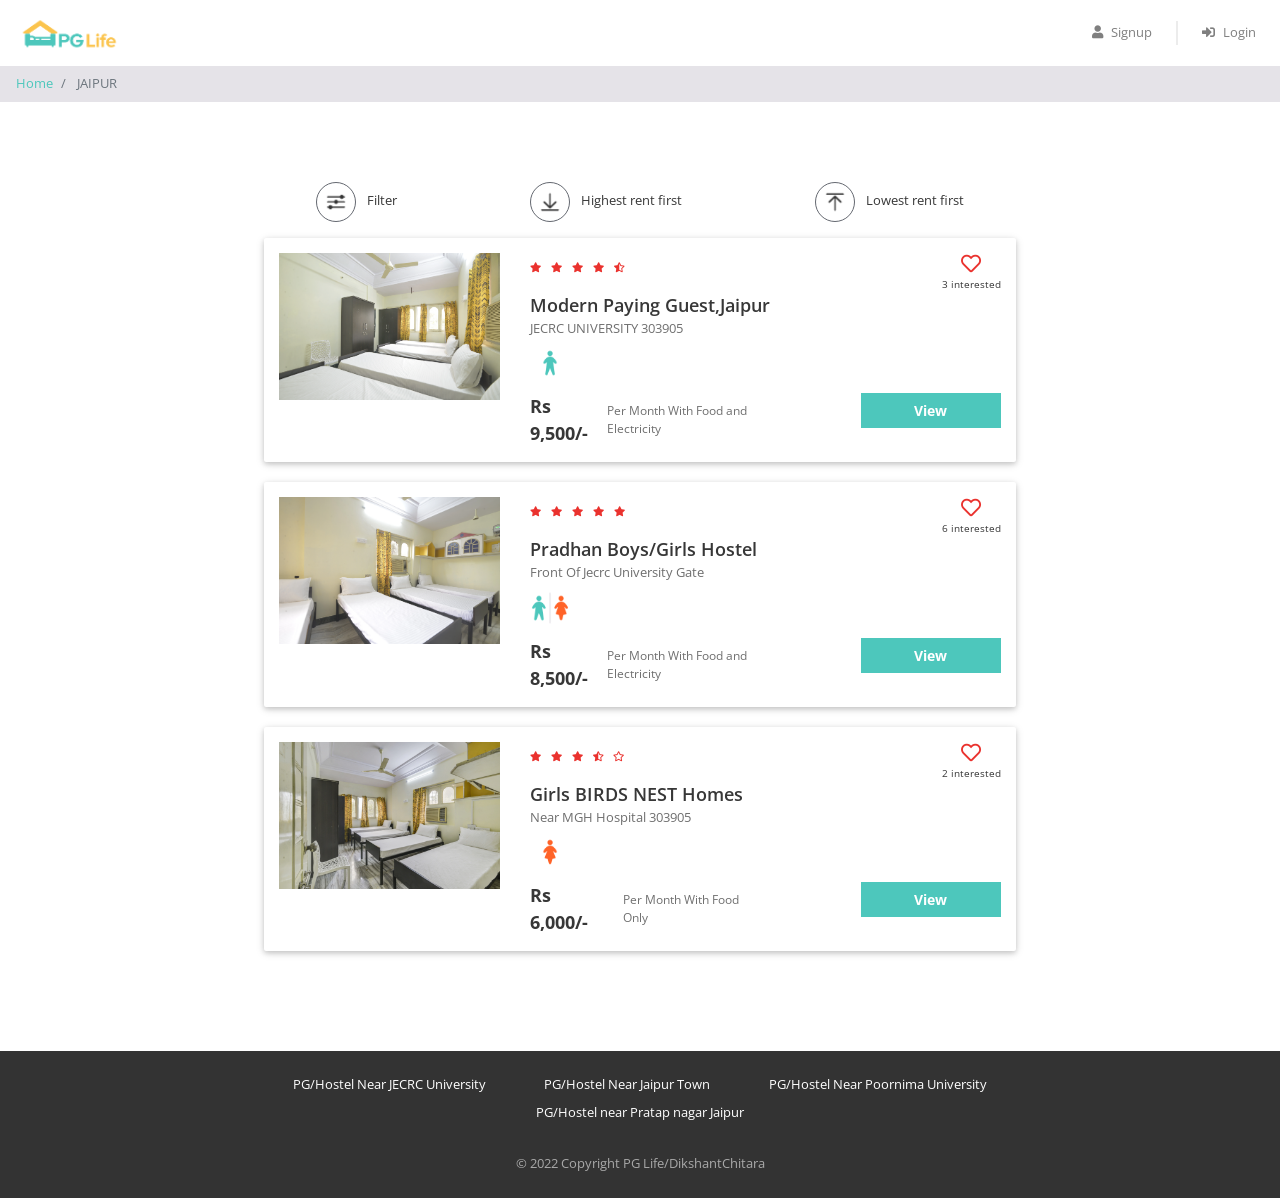
<file: index.html>
<!DOCTYPE html>
<html lang="en">

<head>
    <meta name="viewport" content="width=device-width, initial-scale=1">
    <title>Best PG's in Jaipur | PG Life</title>

    <link href="css/bootstrap.min.css" rel="stylesheet" />
    <link href="https://use.fontawesome.com/releases/v5.11.2/css/all.css" rel="stylesheet" />
    <link href="https://fonts.googleapis.com/css2?family=Open+Sans:ital,wght@0,300;0,400;0,600;0,700;0,800;1,300;1,400;1,600;1,700;1,800&display=swap" rel="stylesheet" />
    <link href="css/common.css" rel="stylesheet" />
    <link href="css/property_list.css" rel="stylesheet" />
</head>

<body>
    <div class="header sticky-top">
        <nav class="navbar navbar-expand-md navbar-light">
            <a class="navbar-brand" href="index.html">
                <img src="img/logo.png" />
            </a>
            <button class="navbar-toggler" type="button" data-toggle="collapse" data-target="#my-navbar">
                <span class="navbar-toggler-icon"></span>
            </button>

            <div class="collapse navbar-collapse justify-content-end" id="my-navbar">
                <ul class="navbar-nav">
                    <li class="nav-item">
                        <a class="nav-link" href="#" data-toggle="modal" data-target="#signup-modal">
                            <i class="fas fa-user"></i>Signup
                        </a>
                    </li>
                    <div class="nav-vl"></div>
                    <li class="nav-item">
                        <a class="nav-link" href="#" data-toggle="modal" data-target="#login-modal">
                            <i class="fas fa-sign-in-alt"></i>Login
                        </a>
                    </li>
                </ul>
            </div>
        </nav>
    </div>

    <div id="loading">
    </div>

    <nav aria-label="breadcrumb">
        <ol class="breadcrumb py-2">
            <li class="breadcrumb-item">
                <a href="index.html">Home</a>
            </li>
            <li class="breadcrumb-item active" aria-current="page">
                JAIPUR
            </li>
        </ol>
    </nav>

    <div class="page-container">
        <div class="filter-bar row justify-content-around">
            <div class="col-auto" data-toggle="modal" data-target="#filter-modal">
                <img src="img/filter.png" alt="filter" />
                <span>Filter</span>
            </div>
            <div class="col-auto">
                <img src="img/desc.png" alt="sort-desc" />
                <span>Highest rent first</span>
            </div>
            <div class="col-auto">
                <img src="img/asc.png" alt="sort-asc" />
                <span>Lowest rent first</span>
            </div>
        </div>

        
        <div class="property-card row">
            <div class="image-container col-md-4">
                <img src="img/properties/1/1d4f0757fdb86d5f.jpg" />
            </div>
            <div class="content-container col-md-8">
                <div class="row no-gutters justify-content-between">
                    <div class="star-container" title="4.5">
                        <i class="fas fa-star"></i>
                        <i class="fas fa-star"></i>
                        <i class="fas fa-star"></i>
                        <i class="fas fa-star"></i>
                        <i class="fas fa-star-half-alt"></i>
                    </div>
                    <div class="interested-container">
                        <i class="far fa-heart"></i>
                        <div class="interested-text">3 interested</div>
                    </div>
                </div>
                <div class="detail-container">
                    <div class="property-name">Modern Paying Guest,Jaipur</div>
                    <div class="property-address">JECRC UNIVERSITY 303905</div>
                    <div class="property-gender">
                        <img src="img/male.png" />
                    </div>
                </div>
                <div class="row no-gutters">
                    <div class="rent-container col-6">
                        <div class="rent">Rs 9,500/-</div>
                        <div class="rent-unit">Per Month With Food and Electricity</div>
                    </div>
                    <div class="button-container col-6">
                        <a href="property_detail.html" class="btn btn-primary">View</a>
                    </div>
                </div>
            </div>
        </div>

        <div class="property-card row">
            <div class="image-container col-md-4">
                <img src="img/properties/1/eace7b9114fd6046.jpg" />
            </div>
            <div class="content-container col-md-8">
                <div class="row no-gutters justify-content-between">
                    <div class="star-container" title="4.8">
                        <i class="fas fa-star"></i>
                        <i class="fas fa-star"></i>
                        <i class="fas fa-star"></i>
                        <i class="fas fa-star"></i>
                        <i class="fas fa-star"></i>
                    </div>
                    <div class="interested-container">
                        <i class="far fa-heart"></i>
                        <div class="interested-text">6 interested</div>
                    </div>
                </div>
                <div class="detail-container">
                    <div class="property-name">Pradhan Boys/Girls Hostel</div>
                    <div class="property-address">Front Of Jecrc University Gate</div>
                    <div class="property-gender">
                        <img src="img/unisex.png" />
                    </div>
                </div>
                <div class="row no-gutters">
                    <div class="rent-container col-6">
                        <div class="rent">Rs 8,500/-</div>
                        <div class="rent-unit">Per Month With Food and Electricity</div>
                    </div>
                    <div class="button-container col-6">
                        <a href="property_detail.html" class="btn btn-primary">View</a>
                    </div>
                </div>
            </div>
        </div>

        <div class="property-card row">
            <div class="image-container col-md-4">
                <img src="img/properties/1/46ebbb537aa9fb0a.jpg" />
            </div>
            <div class="content-container col-md-8">
                <div class="row no-gutters justify-content-between">
                    <div class="star-container" title="3.5">
                        <i class="fas fa-star"></i>
                        <i class="fas fa-star"></i>
                        <i class="fas fa-star"></i>
                        <i class="fas fa-star-half-alt"></i>
                        <i class="far fa-star"></i>
                    </div>
                    <div class="interested-container">
                        <i class="far fa-heart"></i>
                        <div class="interested-text">2 interested</div>
                    </div>
                </div>
                <div class="detail-container">
                    <div class="property-name">Girls BIRDS NEST Homes</div>
                    <div class="property-address">Near MGH Hospital 303905</div>
                    <div class="property-gender">
                        <img src="img/female.png" />
                    </div>
                </div>
                <div class="row no-gutters">
                    <div class="rent-container col-6">
                        <div class="rent">Rs 6,000/-</div>
                        <div class="rent-unit">Per Month With Food Only</div>
                    </div>
                    <div class="button-container col-6">
                        <a href="property_detail.html" class="btn btn-primary">View</a>
                    </div>
                </div>
            </div>
        </div>
    </div>

    <div class="modal fade" id="filter-modal" tabindex="-1" role="dialog" aria-labelledby="filter-heading" aria-hidden="true">
        <div class="modal-dialog modal-dialog-centered" role="document">
            <div class="modal-content">
                <div class="modal-header">
                    <h3 class="modal-title" id="filter-heading">Filters</h3>
                    <button type="button" class="close" data-dismiss="modal" aria-label="Close">
                        <span aria-hidden="true">&times;</span>
                    </button>
                </div>

                <div class="modal-body">
                    <h5>Gender</h5>
                    <hr />
                    <div>
                        <button class="btn btn-outline-dark btn-active">
                            No Filter
                        </button>
                        <button class="btn btn-outline-dark">
                            <i class="fas fa-venus-mars"></i>Unisex
                        </button>
                        <button class="btn btn-outline-dark">
                            <i class="fas fa-mars"></i>Male
                        </button>
                        <button class="btn btn-outline-dark">
                            <i class="fas fa-venus"></i>Female
                        </button>
                    </div>
                </div>

                <div class="modal-footer">
                    <button data-dismiss="modal" class="btn btn-success">Okay</button>
                </div>
            </div>
        </div>
    </div>

    <div class="modal fade" id="signup-modal" tabindex="-1" role="dialog" aria-labelledby="signup-heading" aria-hidden="true">
        <div class="modal-dialog" role="document">
            <div class="modal-content">
                <div class="modal-header">
                    <h5 class="modal-title" id="signup-heading">Signup with PGLife</h5>
                    <button type="button" class="close" data-dismiss="modal" aria-label="Close">
                        <span aria-hidden="true">&times;</span>
                    </button>
                </div>

                <div class="modal-body">
                    <form id="signup-form" class="form" role="form">
                        <div class="input-group form-group">
                            <div class="input-group-prepend">
                                <span class="input-group-text">
                                    <i class="fas fa-user"></i>
                                </span>
                            </div>
                            <input type="text" class="form-control" name="full_name" placeholder="Full Name" maxlength="30" required>
                        </div>

                        <div class="input-group form-group">
                            <div class="input-group-prepend">
                                <span class="input-group-text">
                                    <i class="fas fa-phone-alt"></i>
                                </span>
                            </div>
                            <input type="text" class="form-control" name="phone" placeholder="Phone Number" maxlength="10" minlength="10" required>
                        </div>

                        <div class="input-group form-group">
                            <div class="input-group-prepend">
                                <span class="input-group-text">
                                    <i class="fas fa-envelope"></i>
                                </span>
                            </div>
                            <input type="email" class="form-control" name="email" placeholder="Email" required>
                        </div>

                        <div class="input-group form-group">
                            <div class="input-group-prepend">
                                <span class="input-group-text">
                                    <i class="fas fa-lock"></i>
                                </span>
                            </div>
                            <input type="password" class="form-control" name="password" placeholder="Password" minlength="6" required>
                        </div>

                        <div class="input-group form-group">
                            <div class="input-group-prepend">
                                <span class="input-group-text">
                                    <i class="fas fa-university"></i>
                                </span>
                            </div>
                            <input type="text" class="form-control" name="college_name" placeholder="College Name" maxlength="150" required>
                        </div>

                        <div class="form-group">
                            <span>I'm a</span>
                            <input type="radio" class="ml-3" id="gender-male" name="gender" value="male" /> Male
                            <label for="gender-male">
                            </label>
                            <input type="radio" class="ml-3" id="gender-female" name="gender" value="female" />
                            <label for="gender-female">
                                Female
                            </label>
                        </div>

                        <div class="form-group">
                            <button type="submit" class="btn btn-block btn-primary">Create Account</button>
                        </div>
                    </form>
                </div>

                <div class="modal-footer">
                    <span>Already have an account?
                        <a href="#" data-dismiss="modal" data-toggle="modal" data-target="#login-modal">Login</a>
                    </span>
                </div>
            </div>
        </div>
    </div>

    <div class="modal fade" id="login-modal" tabindex="-1" role="dialog" aria-labelledby="login-heading" aria-hidden="true">
        <div class="modal-dialog modal-dialog-centered" role="document">
            <div class="modal-content">
                <div class="modal-header">
                    <h5 class="modal-title" id="login-heading">Login with PGLife</h5>
                    <button type="button" class="close" data-dismiss="modal" aria-label="Close">
                        <span aria-hidden="true">&times;</span>
                    </button>
                </div>

                <div class="modal-body">
                    <form id="login-form" class="form" role="form">
                        <div class="input-group form-group">
                            <div class="input-group-prepend">
                                <span class="input-group-text">
                                    <i class="fas fa-user"></i>
                                </span>
                            </div>
                            <input type="email" class="form-control" name="email" placeholder="Email" required>
                        </div>

                        <div class="input-group form-group">
                            <div class="input-group-prepend">
                                <span class="input-group-text">
                                    <i class="fas fa-lock"></i>
                                </span>
                            </div>
                            <input type="password" class="form-control" name="password" placeholder="Password" minlength="6" required>
                        </div>

                        <div class="form-group">
                            <button type="submit" class="btn btn-block btn-primary">Login</button>
                        </div>
                    </form>
                </div>

                <div class="modal-footer">
                    <span>
                        <a href="#" data-dismiss="modal" data-toggle="modal" data-target="#signup-modal">Click here</a>
                        to register a new account
                    </span>
                </div>
            </div>
        </div>
    </div>

    <div class="footer">
        <div class="page-container footer-container">
            <div class="footer-cities">
                <div class="footer-city">
                    <a href="property_list.html">PG/Hostel Near JECRC University</a>
                </div>
                <div class="footer-city">
                    <a href="property_list.html">PG/Hostel Near Jaipur Town</a>
                </div>
                <div class="footer-city">
                    <a href="property_list.html">PG/Hostel Near Poornima University</a>
                </div>
                <div class="footer-city">
                    <a href="property_list.html">PG/Hostel near Pratap nagar Jaipur</a>
                </div>
            </div>
            <div class="footer-copyright">© 2022 Copyright PG Life/DikshantChitara </div>
        </div>
    </div>

    <script type="text/javascript" src="js/jquery.js"></script>
    <script type="text/javascript" src="js/bootstrap.min.js"></script>
</body>

</html>
</file>
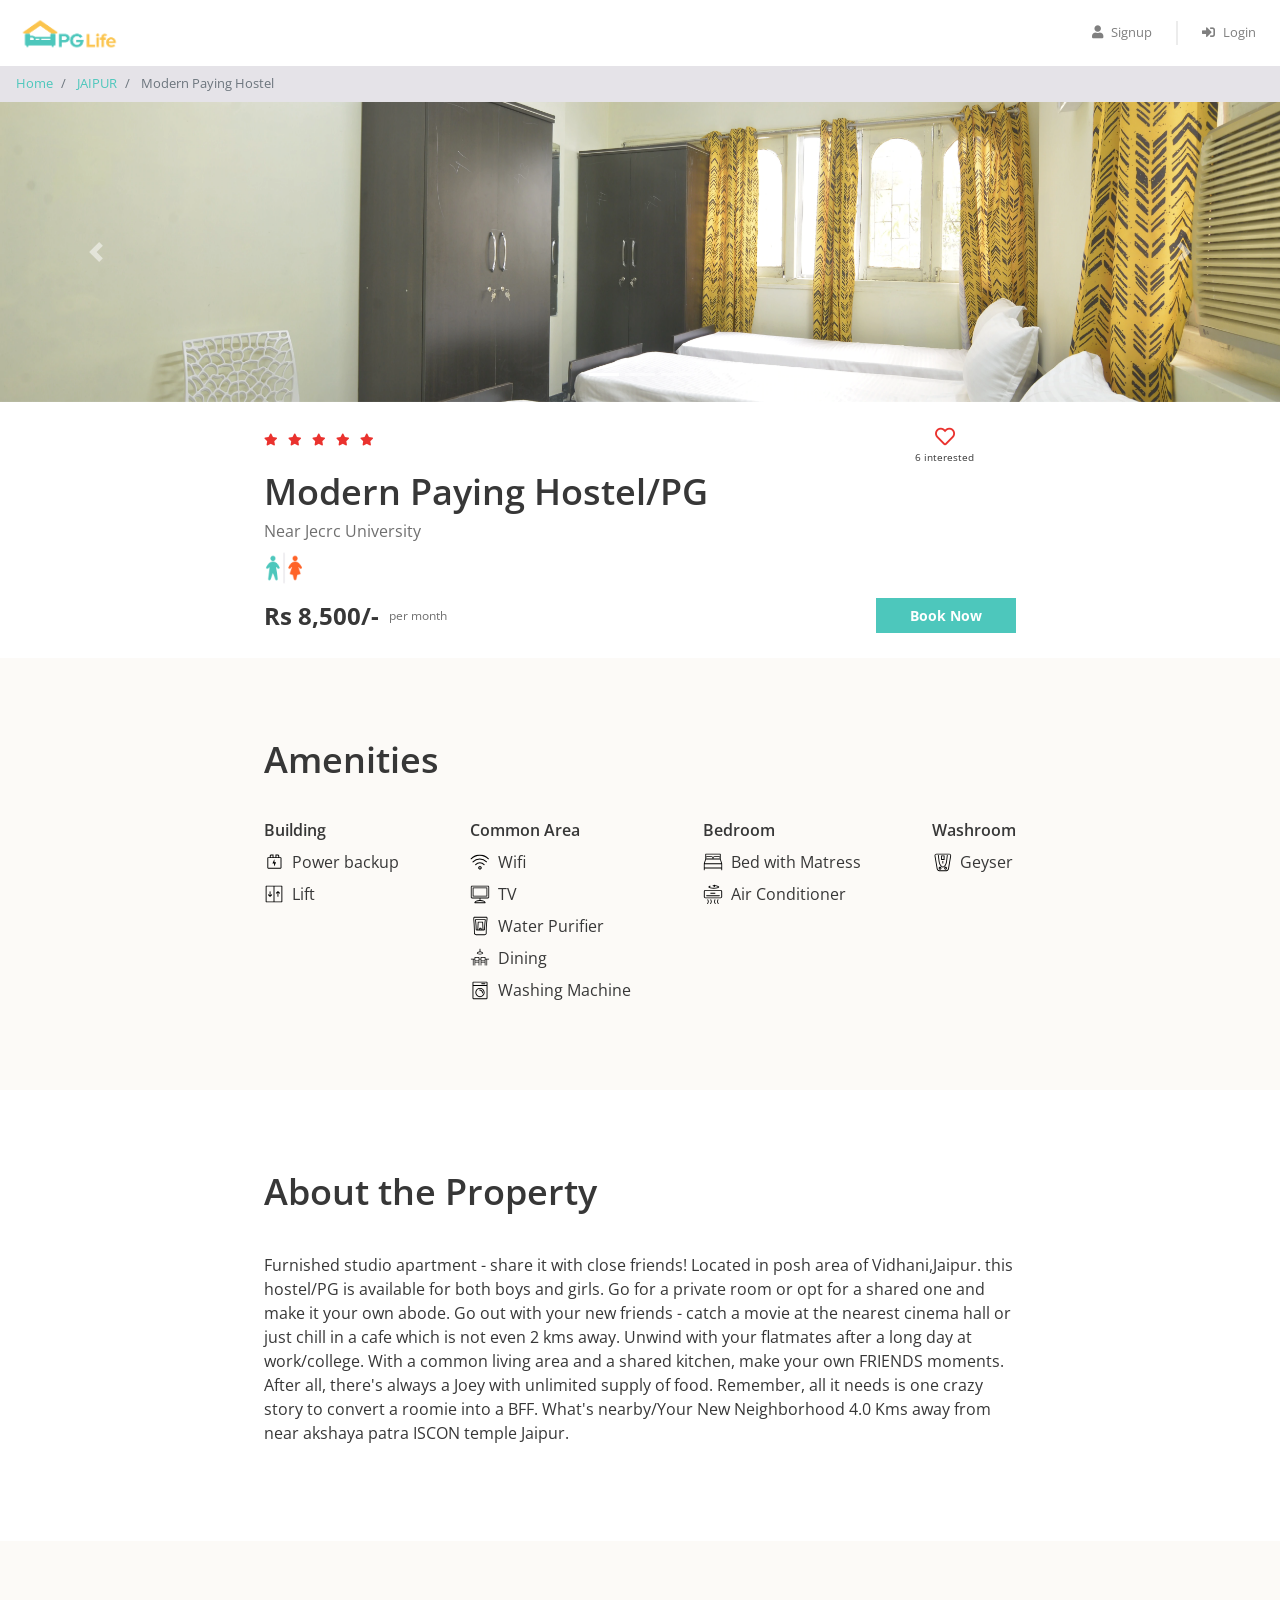
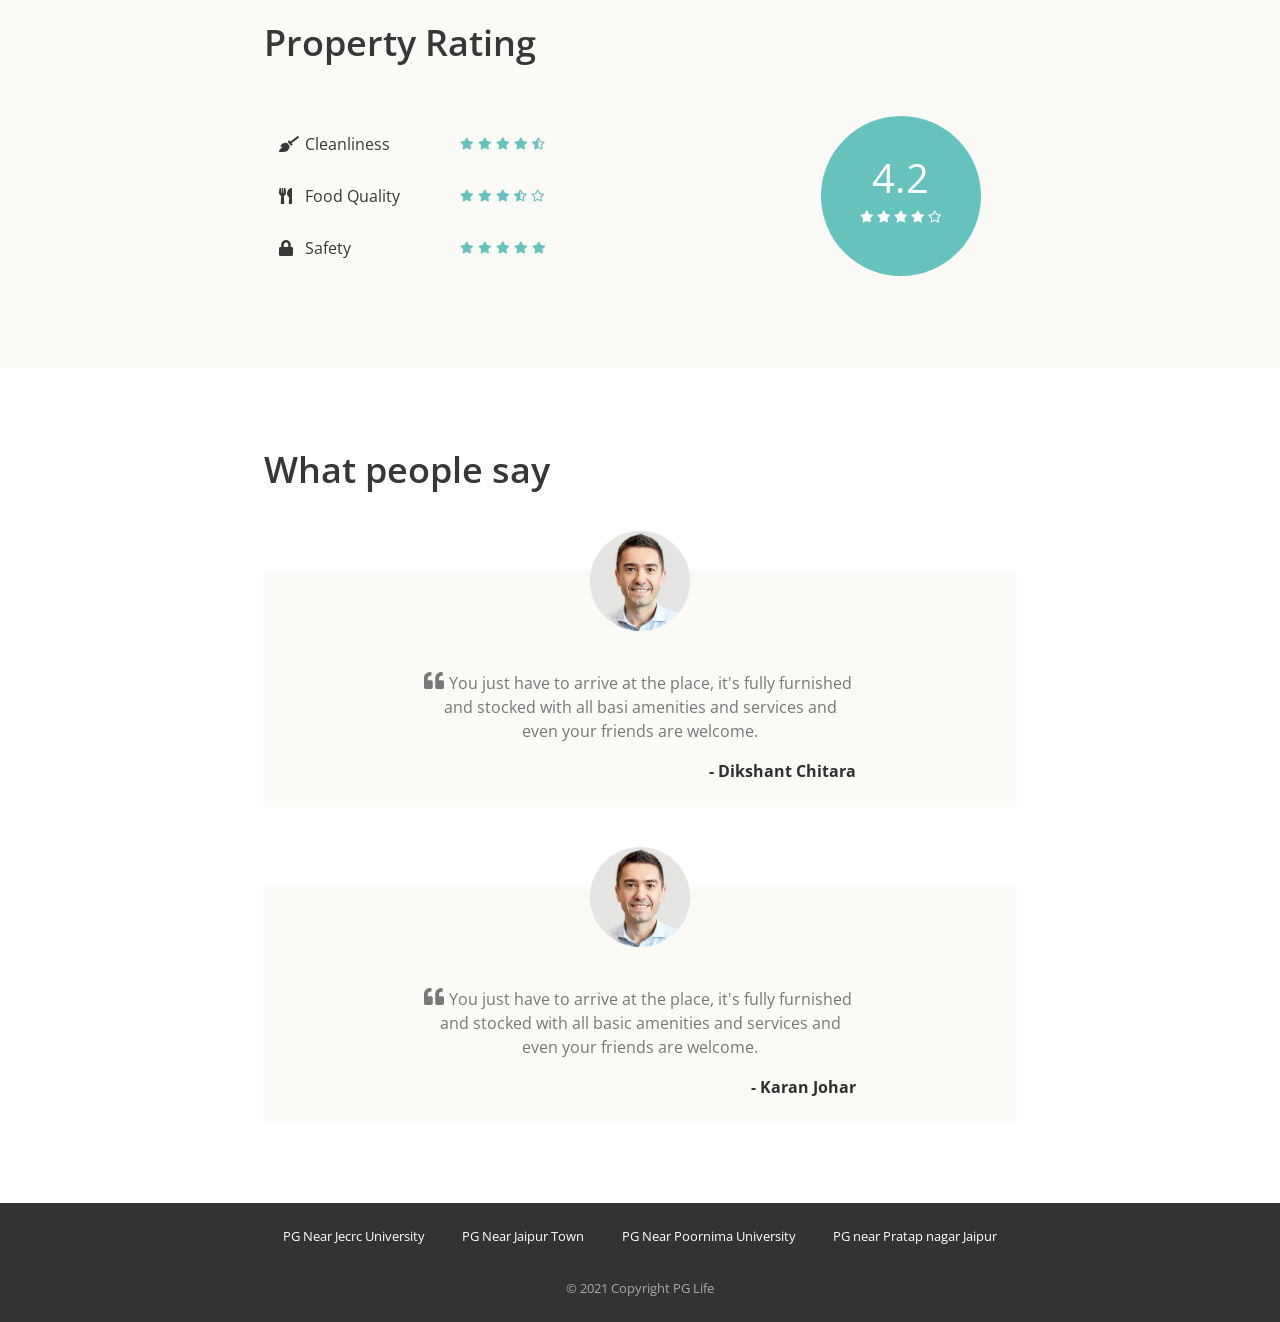
<file: property_detail.html>
<!DOCTYPE html>
<html lang="en">

<head>
    <meta name="viewport" content="width=device-width, initial-scale=1">
    <title>Paying Guest | PG Life-Style</title>

    <link href="css/bootstrap.min.css" rel="stylesheet" />
    <link href="https://use.fontawesome.com/releases/v5.11.2/css/all.css" rel="stylesheet" />
    <link href="https://fonts.googleapis.com/css2?family=Open+Sans:ital,wght@0,300;0,400;0,600;0,700;0,800;1,300;1,400;1,600;1,700;1,800&display=swap" rel="stylesheet" />
    <link href="css/common.css" rel="stylesheet" />
    <link href="css/property_detail.css" rel="stylesheet" />
</head>

<body>
    <div class="header sticky-top">
        <nav class="navbar navbar-expand-md navbar-light">
            <a class="navbar-brand" href="index.html">
                <img src="img/logo.png" />
            </a>
            <button class="navbar-toggler" type="button" data-toggle="collapse" data-target="#my-navbar">
                <span class="navbar-toggler-icon"></span>
            </button>

            <div class="collapse navbar-collapse justify-content-end" id="my-navbar">
                <ul class="navbar-nav">
                    <li class="nav-item">
                        <a class="nav-link" href="#" data-toggle="modal" data-target="#signup-modal">
                            <i class="fas fa-user"></i>Signup
                        </a>
                    </li>
                    <div class="nav-vl"></div>
                    <li class="nav-item">
                        <a class="nav-link" href="#" data-toggle="modal" data-target="#login-modal">
                            <i class="fas fa-sign-in-alt"></i>Login
                        </a>
                    </li>
                </ul>
            </div>
        </nav>
    </div>

    <div id="loading">
    </div>

    <nav aria-label="breadcrumb">
        <ol class="breadcrumb py-2">
            <li class="breadcrumb-item">
                <a href="index.html">Home</a>
            </li>
            <li class="breadcrumb-item">
                <a href="property_list.html">JAIPUR</a>
            </li>
            <li class="breadcrumb-item active" aria-current="page">
                Modern Paying Hostel
            </li>
        </ol>
    </nav>

    <div id="property-images" class="carousel slide" data-ride="carousel">
        <ol class="carousel-indicators">
            <li data-target="#property-images" data-slide-to="0" class="active"></li>
            <li data-target="#property-images" data-slide-to="1" class=""></li>
            <li data-target="#property-images" data-slide-to="2" class=""></li>
        </ol>
        <div class="carousel-inner">
            <div class="carousel-item active">
                <img class="d-block w-100" src="img/properties/1/1d4f0757fdb86d5f.jpg" alt="slide">
            </div>
            <div class="carousel-item">
                <img class="d-block w-100" src="img/properties/1/46ebbb537aa9fb0a.jpg" alt="slide">
            </div>
            <div class="carousel-item">
                <img class="d-block w-100" src="img/properties/1/eace7b9114fd6046.jpg" alt="slide">
            </div>
        </div>
        <a class="carousel-control-prev" href="#property-images" role="button" data-slide="prev">
            <span class="carousel-control-prev-icon" aria-hidden="true"></span>
            <span class="sr-only">Previous</span>
        </a>
        <a class="carousel-control-next" href="#property-images" role="button" data-slide="next">
            <span class="carousel-control-next-icon" aria-hidden="true"></span>
            <span class="sr-only">Next</span>
        </a>
    </div>

    <div class="property-summary page-container">
        <div class="row no-gutters justify-content-between">
            <div class="star-container" title="4.8">
                <i class="fas fa-star"></i>
                <i class="fas fa-star"></i>
                <i class="fas fa-star"></i>
                <i class="fas fa-star"></i>
                <i class="fas fa-star"></i>
            </div>
            <div class="interested-container">
                <i class="is-interested-image far fa-heart"></i>
                <div class="interested-text">
                    <span class="interested-user-count">6</span> interested
                </div>
            </div>
        </div>
        <div class="detail-container">
            <div class="property-name">Modern Paying Hostel/PG</div>
            <div class="property-address">Near Jecrc University</div>
            <div class="property-gender">
                <img src="img/unisex.png" />
            </div>
        </div>
        <div class="row no-gutters">
            <div class="rent-container col-6">
                <div class="rent">Rs 8,500/-</div>
                <div class="rent-unit">per month</div>
            </div>
            <div class="button-container col-6">
                <a href="#" class="btn btn-primary">Book Now</a>
            </div>
        </div>
    </div>

    <div class="property-amenities">
        <div class="page-container">
            <h1>Amenities</h1>
            <div class="row justify-content-between">
                <div class="col-md-auto">
                    <h5>Building</h5>
                    <div class="amenity-container">
                        <img src="img/amenities/powerbackup.svg">
                        <span>Power backup</span>
                    </div>
                    <div class="amenity-container">
                        <img src="img/amenities/lift.svg">
                        <span>Lift</span>
                    </div>
                </div>

                <div class="col-md-auto">
                    <h5>Common Area</h5>
                    <div class="amenity-container">
                        <img src="img/amenities/wifi.svg">
                        <span>Wifi</span>
                    </div>
                    <div class="amenity-container">
                        <img src="img/amenities/tv.svg">
                        <span>TV</span>
                    </div>
                    <div class="amenity-container">
                        <img src="img/amenities/rowater.svg">
                        <span>Water Purifier</span>
                    </div>
                    <div class="amenity-container">
                        <img src="img/amenities/dining.svg">
                        <span>Dining</span>
                    </div>
                    <div class="amenity-container">
                        <img src="img/amenities/washingmachine.svg">
                        <span>Washing Machine</span>
                    </div>
                </div>

                <div class="col-md-auto">
                    <h5>Bedroom</h5>
                    <div class="amenity-container">
                        <img src="img/amenities/bed.svg">
                        <span>Bed with Matress</span>
                    </div>
                    <div class="amenity-container">
                        <img src="img/amenities/ac.svg">
                        <span>Air Conditioner</span>
                    </div>
                </div>

                <div class="col-md-auto">
                    <h5>Washroom</h5>
                    <div class="amenity-container">
                        <img src="img/amenities/geyser.svg">
                        <span>Geyser</span>
                    </div>
                </div>
            </div>
        </div>
    </div>

    <div class="property-about page-container">
        <h1>About the Property</h1>
        <p>Furnished studio apartment - share it with close friends! Located in posh area of Vidhani,Jaipur. this hostel/PG is available for both boys and girls. Go for a private room or opt for a shared one and make it your own abode. Go out with your new friends - catch a movie at the nearest cinema hall or just chill in a cafe which is not even 2 kms away. Unwind with your flatmates after a long day at work/college. With a common living area and a shared kitchen, make your own FRIENDS moments. After all, there's always a Joey with unlimited supply of food. Remember, all it needs is one crazy story to convert a roomie into a BFF. What's nearby/Your New Neighborhood 4.0 Kms away from near akshaya patra ISCON temple Jaipur.</p>
    </div>

    <div class="property-rating">
        <div class="page-container">
            <h1>Property Rating</h1>
            <div class="row align-items-center justify-content-between">
                <div class="col-md-6">
                    <div class="rating-criteria row">
                        <div class="col-6">
                            <i class="rating-criteria-icon fas fa-broom"></i>
                            <span class="rating-criteria-text">Cleanliness</span>
                        </div>
                        <div class="rating-criteria-star-container col-6" title="4.3">
                            <i class="fas fa-star"></i>
                            <i class="fas fa-star"></i>
                            <i class="fas fa-star"></i>
                            <i class="fas fa-star"></i>
                            <i class="fas fa-star-half-alt"></i>
                        </div>
                    </div>

                    <div class="rating-criteria row">
                        <div class="col-6">
                            <i class="rating-criteria-icon fas fa-utensils"></i>
                            <span class="rating-criteria-text">Food Quality</span>
                        </div>
                        <div class="rating-criteria-star-container col-6" title="3.4">
                            <i class="fas fa-star"></i>
                            <i class="fas fa-star"></i>
                            <i class="fas fa-star"></i>
                            <i class="fas fa-star-half-alt"></i>
                            <i class="far fa-star"></i>
                        </div>
                    </div>

                    <div class="rating-criteria row">
                        <div class="col-6">
                            <i class="rating-criteria-icon fa fa-lock"></i>
                            <span class="rating-criteria-text">Safety</span>
                        </div>
                        <div class="rating-criteria-star-container col-6" title="4.8">
                            <i class="fas fa-star"></i>
                            <i class="fas fa-star"></i>
                            <i class="fas fa-star"></i>
                            <i class="fas fa-star"></i>
                            <i class="fas fa-star"></i>
                        </div>
                    </div>
                </div>

                <div class="col-md-4">
                    <div class="rating-circle">
                        <div class="total-rating">4.2</div>
                        <div class="rating-circle-star-container">
                            <i class="fas fa-star"></i>
                            <i class="fas fa-star"></i>
                            <i class="fas fa-star"></i>
                            <i class="fas fa-star"></i>
                            <i class="far fa-star"></i>
                        </div>
                    </div>
                </div>
            </div>
        </div>
    </div>

    <div class="property-testimonials page-container">
        <h1>What people say</h1>
        <div class="testimonial-block">
            <div class="testimonial-image-container">
                <img class="testimonial-img" src="img/man.png">
            </div>
            <div class="testimonial-text">
                <i class="fa fa-quote-left" aria-hidden="true"></i>
                <p>You just have to arrive at the place, it's fully furnished and stocked with all basi amenities and services and even your friends are welcome.</p>
            </div>
            <div class="testimonial-name">- Dikshant Chitara</div>
        </div>
        <div class="testimonial-block">
            <div class="testimonial-image-container">
                <img class="testimonial-img" src="img/man.png">
            </div>
            <div class="testimonial-text">
                <i class="fa fa-quote-left" aria-hidden="true"></i>
                <p>You just have to arrive at the place, it's fully furnished and stocked with all basic amenities and services and even your friends are welcome.</p>
            </div>
            <div class="testimonial-name">- Karan Johar</div>
        </div>
    </div>

    <div class="modal fade" id="signup-modal" tabindex="-1" role="dialog" aria-labelledby="signup-heading" aria-hidden="true">
        <div class="modal-dialog" role="document">
            <div class="modal-content">
                <div class="modal-header">
                    <h5 class="modal-title" id="signup-heading">Signup with PGLife</h5>
                    <button type="button" class="close" data-dismiss="modal" aria-label="Close">
                        <span aria-hidden="true">&times;</span>
                    </button>
                </div>

                <div class="modal-body">
                    <form id="signup-form" class="form" role="form">
                        <div class="input-group form-group">
                            <div class="input-group-prepend">
                                <span class="input-group-text">
                                    <i class="fas fa-user"></i>
                                </span>
                            </div>
                            <input type="text" class="form-control" name="full_name" placeholder="Full Name" maxlength="30" required>
                        </div>

                        <div class="input-group form-group">
                            <div class="input-group-prepend">
                                <span class="input-group-text">
                                    <i class="fas fa-phone-alt"></i>
                                </span>
                            </div>
                            <input type="text" class="form-control" name="phone" placeholder="Phone Number" maxlength="10" minlength="10" required>
                        </div>

                        <div class="input-group form-group">
                            <div class="input-group-prepend">
                                <span class="input-group-text">
                                    <i class="fas fa-envelope"></i>
                                </span>
                            </div>
                            <input type="email" class="form-control" name="email" placeholder="Email" required>
                        </div>

                        <div class="input-group form-group">
                            <div class="input-group-prepend">
                                <span class="input-group-text">
                                    <i class="fas fa-lock"></i>
                                </span>
                            </div>
                            <input type="password" class="form-control" name="password" placeholder="Password" minlength="6" required>
                        </div>

                        <div class="input-group form-group">
                            <div class="input-group-prepend">
                                <span class="input-group-text">
                                    <i class="fas fa-university"></i>
                                </span>
                            </div>
                            <input type="text" class="form-control" name="college_name" placeholder="College Name" maxlength="150" required>
                        </div>

                        <div class="form-group">
                            <span>I'm a</span>
                            <input type="radio" class="ml-3" id="gender-male" name="gender" value="male" /> Male
                            <label for="gender-male">
                            </label>
                            <input type="radio" class="ml-3" id="gender-female" name="gender" value="female" />
                            <label for="gender-female">
                                Female
                            </label>
                        </div>

                        <div class="form-group">
                            <button type="submit" class="btn btn-block btn-primary">Create Account</button>
                        </div>
                    </form>
                </div>

                <div class="modal-footer">
                    <span>Already have an account?
                        <a href="#" data-dismiss="modal" data-toggle="modal" data-target="#login-modal">Login</a>
                    </span>
                </div>
            </div>
        </div>
    </div>

    <div class="modal fade" id="login-modal" tabindex="-1" role="dialog" aria-labelledby="login-heading" aria-hidden="true">
        <div class="modal-dialog modal-dialog-centered" role="document">
            <div class="modal-content">
                <div class="modal-header">
                    <h5 class="modal-title" id="login-heading">Login with PGLife</h5>
                    <button type="button" class="close" data-dismiss="modal" aria-label="Close">
                        <span aria-hidden="true">&times;</span>
                    </button>
                </div>

                <div class="modal-body">
                    <form id="login-form" class="form" role="form">
                        <div class="input-group form-group">
                            <div class="input-group-prepend">
                                <span class="input-group-text">
                                    <i class="fas fa-user"></i>
                                </span>
                            </div>
                            <input type="email" class="form-control" name="email" placeholder="Email" required>
                        </div>

                        <div class="input-group form-group">
                            <div class="input-group-prepend">
                                <span class="input-group-text">
                                    <i class="fas fa-lock"></i>
                                </span>
                            </div>
                            <input type="password" class="form-control" name="password" placeholder="Password" minlength="6" required>
                        </div>

                        <div class="form-group">
                            <button type="submit" class="btn btn-block btn-primary">Login</button>
                        </div>
                    </form>
                </div>

                <div class="modal-footer">
                    <span>
                        <a href="#" data-dismiss="modal" data-toggle="modal" data-target="#signup-modal">Click here</a>
                        to register a new account
                    </span>
                </div>
            </div>
        </div>
    </div>

    <div class="footer">
        <div class="page-container footer-container">
            <div class="footer-cities">
                <div class="footer-city">
                    <a href="property_list.html">PG Near Jecrc University</a>
                </div>
                <div class="footer-city">
                    <a href="property_list.html">PG Near Jaipur Town</a>
                </div>
                <div class="footer-city">
                    <a href="property_list.html">PG Near Poornima University</a>
                </div>
                <div class="footer-city">
                    <a href="property_list.html">PG near Pratap nagar Jaipur</a>
                </div>
            </div>
            <div class="footer-copyright">© 2021 Copyright PG Life </div>
        </div>
    </div>

    <script type="text/javascript" src="js/jquery.js"></script>
    <script type="text/javascript" src="js/bootstrap.min.js"></script>
</body>

</html>
</file>
<file: css/common.css>
* {
    box-sizing: border-box;
    font-family: 'Open Sans', sans-serif;
}

body {
    color: #373737;
    font-size: 16px;
    position: relative;
}

h1,
h2,
h3,
h4,
h5,
h6 {
    font-weight: 600;
}

h1 {
    font-size: 36px;
    margin-bottom: 40px;
}

@media (max-width: 768px) {
    h1 {
        font-size: 28px;
    }
}

h3 {
    font-size: 24px;
    margin-bottom: 12px;
}

h5 {
    font-size: 16px;
    margin-bottom: 10px;
}

.btn-primary,
.btn-warning,
.btn-danger {
    color: white;
    font-weight: bold;
}

.input-group .input-group-text i {
    width: 14px;
}

input[type="radio"] {
    position: relative;
    top: 1px;
}

.breadcrumb {
    background-color: #e5e3e8;
    font-size: 13px;
    border-radius: 0px;
    margin-bottom: 0px;
}

.container {
    max-width: 920px;
    padding: 0px 20px;
}

.page-container {
    max-width: 800px;
    padding: 80px 24px;
    margin: auto;
}

@media (max-width: 768px) {
    .page-container {
        padding: 64px 24px;
    }
}

.white {
    color: #ffffff;
}

#loading {
    display: none;
    background-color: #666666;
    background-image: url("../img/progress_spinner.gif");
    background-repeat: no-repeat;
    background-position: center;
    opacity: 0.4;
    position: fixed;
    top: 0px;
    right: 0px;
    width: 100%;
    height: 100%;
    z-index: 10000000;
}

/* Login Modal */
#login-modal .modal-dialog {
    width: 350px;
    margin: auto;
}

.modal-footer {
    background-color: #f4f4f4;
    justify-content: center;
}

/* Header */
.header {
    background-color: white;
    font-size: 13px;
}

.header .navbar .navbar-brand img {
    height: 40px;
}

.header .navbar .nav-item i {
    margin-right: 8px;
}

.header .nav-vl {
    border-left: 2px solid #d6d6d678;
    height: 24px;
    margin: auto 16px;
    display: block;
}

@media(max-width:768px) {
    .header .nav-vl {
        display: none;
    }
}

.header .nav-name {
    font-weight: bold;
    margin: auto 16px;
}

@media(max-width:768px) {
    .header .nav-name {
        margin: 8px 0px
    }
}

/* Footer */
.footer {
    background-color: #333333;
    font-size: 13px;
}

.footer-container {
    padding: 24px;
}

.footer-cities {
    display: flex;
    flex-wrap: wrap;
    justify-content: space-around;
}

.footer-city {
    margin-bottom: 8px;
    text-align: center;
}

@media(max-width:768px) {
    .footer-city {
        width: 100%;
    }
}

.footer-city a {
    color: #ffffff;
}

.footer-copyright {
    color: #a9a9a9;
    text-align: center;
    padding-top: 24px;
}
</file>
<file: css/property_list.css>
.filter-bar > div {
    cursor: pointer;
    font-size: 13px;
    text-align: center;
    margin-bottom: 16px;
}

.filter-bar img {
    width: 40px;
    height: 40px;
    border-radius: 40px;
    border: 1px solid #646870;
    padding: 6px;
    margin-right: 8px;
}

@media (max-width: 768px) {
    .filter-bar img {
        display: block;
        margin: 0px auto 4px;
    }
}

.property-card {
    background-color: #ffffff;
    border-radius: 2px;
    padding: 15px 0px;
    margin: 0px auto 20px;
    box-shadow: 0 2px 5px 0 rgba(0, 0, 0, 0.16), 0 2px 10px 0 rgba(0, 0, 0, 0.12);
}

.property-card:focus,
.property-card:hover {
    box-shadow: 0 5px 11px 0 rgba(0, 0, 0, 0.18), 0 4px 15px 0 rgba(0, 0, 0, 0.15);
}

.image-container {
    text-align: center;
}

@media (max-width: 768px) {
    .image-container {
        padding-bottom: 12px;
    }
}

.image-container img {
    width: 100%;
    max-width: 300px;
}

.star-container i {
    color: #EA322E;
    font-size: 10px;
    margin-right: 6px;
}

.interested-container {
    text-align: center;
}

.interested-container i {
    color: #EA322E;
    font-size: 20px;
    cursor: pointer;
}

.interested-text {
    font-size: 10px;
}

.detail-container {
    padding-bottom: 10px;
}

.property-name {
    font-size: 18px;
    font-weight: 600;
}

.property-address {
    color: #6f6f6f;
    font-size: 13px;
    padding-bottom: 5px;
}

.property-gender img {
    width: 40px;
}

.rent-container {
    display: flex;
    align-items: center;
}

.rent {
    font-size: 18px;
    font-weight: bold;
    padding-right: 10px;
}

.rent-unit {
    color: #6f6f6f;
    font-size: 12px;
}

.button-container .btn {
    font-size: 14px;
    border-radius: 0px;
    width: 140px;
    float: right;
}

/* No Property */
.no-property-container {
    margin: 96px auto 144px;
}

.no-property-container p {
    font-size: 24px;
    text-align: center;
}

/* Filter Modal */
#filter-modal .modal-dialog {
    max-width: 600px;
}

#filter-modal .modal-body h5 {
    color: #777777;
}

#filter-modal .modal-body hr {
    margin: 4px 0px;
}

#filter-modal .modal-body button {
    font-size: 14px;
    width: 100px;
    margin: 16px;
}

#filter-modal .modal-body .btn-active {
    color: #fff;
    background-color: #343a40;
}

#filter-modal .modal-body button i {
    margin-right: 8px;
}

#filter-modal .modal-footer button {
    width: 120px;
}
</file>
<file: css/property_detail.css>
.carousel img {
    height: 300px;
    object-fit: cover;
}

.property-summary {
    padding: 24px;
}

.property-amenities,
.property-rating {
    background-color: #fcfaf7;
}

.star-container i {
    color: #EA322E;
    font-size: 12px;
    margin-right: 6px;
}

.interested-container {
    text-align: center;
    padding-right: 42px;
}

@media (max-width: 768px) {
    .interested-container {
        padding-right: 0px;
    }
}

.interested-container i {
    color: #EA322E;
    font-size: 20px;
    cursor: pointer;
}

.interested-text {
    font-size: 10px;
}

.detail-container {
    padding-bottom: 10px;
}

.property-name {
    font-size: 36px;
    font-weight: 600;
}

@media (max-width: 768px) {
    .property-name {
        font-size: 24px;
    }
}

.property-address {
    color: #6f6f6f;
    font-size: 16px;
    padding-bottom: 5px;
}

.property-gender img {
    width: 40px;
}

.rent-container {
    display: flex;
    align-items: center;
}

.rent {
    font-size: 24px;
    font-weight: bold;
    padding-right: 10px;
}

@media (max-width: 768px) {
    .rent {
        font-size: 18px;
    }
}

.rent-unit {
    color: #6f6f6f;
    font-size: 12px;
}

.button-container .btn {
    font-size: 14px;
    border-radius: 0px;
    width: 140px;
    float: right;
}

@media (max-width: 768px) {
    .property-amenities .row>div {
        padding-bottom: 24px;
    }
}

.amenity-container {
    margin: 8px 0px;
}

.amenity-container img {
    height: 20px;
    margin-top: -4px;
    margin-right: 4px;
}

.rating-criteria {
    margin: 28px 0px;
}

.rating-criteria-icon {
    width: 14px;
}

.rating-criteria-text {
    margin-left: 8px;
}

.rating-criteria-star-container {
    margin-top: -2px;
}

.rating-criteria-star-container i {
    color: #66C2BD;
    font-size: 12px;
}

.rating-circle {
    background-color: #66C2BD;
    color: white;
    text-align: center;
    height: 160px;
    width: 160px;
    border-radius: 50%;
    padding-top: 32px;
    margin: auto;
}

.total-rating {
    font-size: 40px;
}

.rating-circle-star-container {
    font-size: 12px;
}

.testimonial-block {
    background-color: #fcfaf7;
    padding: 0px 160px 24px;
    margin-top: 80px;
}

@media (max-width: 768px) {
    .testimonial-block {
        padding: 0px 24px 24px;
    }
}

.testimonial-image-container {
    text-align: center;
}

.testimonial-img {
    width: 100px;
    border-radius: 50%;
    position: relative;
    top: -40px;
}

.testimonial-text {
    color: #777777;
    text-align: center;
    position: relative;
}

.testimonial-text i {
    font-size: 20px;
    position: absolute;
    left: 0px;
    top: 0px;
}

.testimonial-text p {
    text-indent: 20px;
}

.testimonial-name {
    color: #2F2E2E;
    text-align: right;
    font-weight: bold;
    margin-top: 12px;
}
</file>
